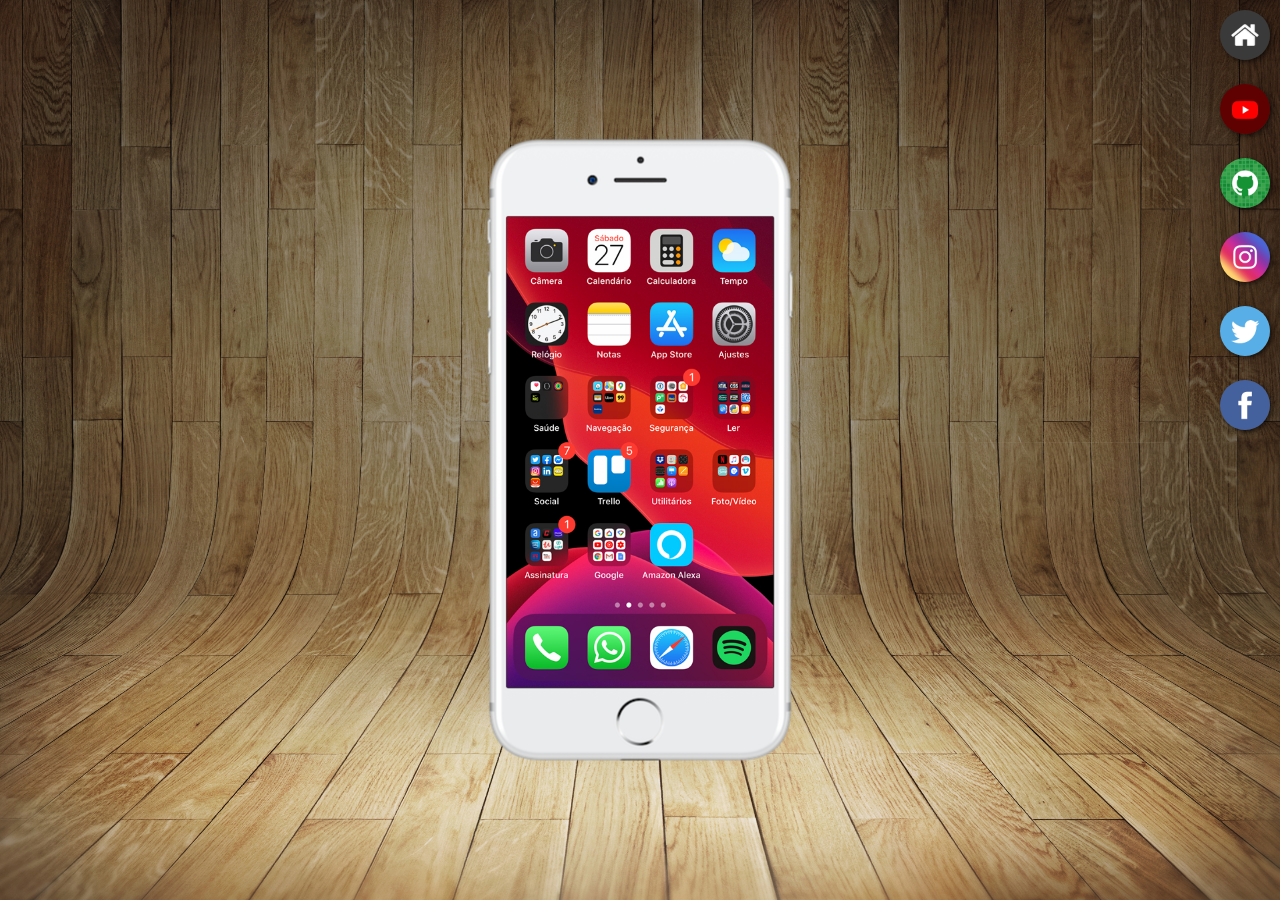
<file: index.html>
<!DOCTYPE html>
<html lang="pt-br">
<head>
    <meta charset="UTF-8">
    <meta name="viewport" content="width=device-width, initial-scale=1.0">
    <title>Document</title>
    <link rel="shortcut icon" href="favicon.ico" type="image/x-icon">
    <link rel="stylesheet" href="estilos/style.css">
</head>
<body>
   <main>
    <section id="telefone">
        <iframe src="home.html" frameborder="0" name="tela" id="tela">
            Seu Navegador não é compatível
        </iframe>



    </section>

    <section id="redes-sociais">
        <a href="home.html" target="tela"> <img src="imagens/logo-home.jpg" alt="home"></a><br>
        <a href="youtube.html" target="tela"> <img src="imagens/logo-youtube.jpg" alt="youtube"></a><br>
        <a href="github.html" target="tela"> <img src="imagens/logo-github.jpg" alt="GitHub"></a><br>
        <a href="instagra.html" target="tela"> <img src="imagens/logo-instagram.jpg" alt="Instagram"></a><br>
        <a href="home.html" target="tela"> <img src="imagens/logo-twitter.jpg" alt="X"></a><br>
        <a href="home.html" target="tela"> <img src="imagens/logo-facebook.jpg" alt="logo-facebook"></a>


    </section><br>





   </main>
    
</body>
</html>
</file>
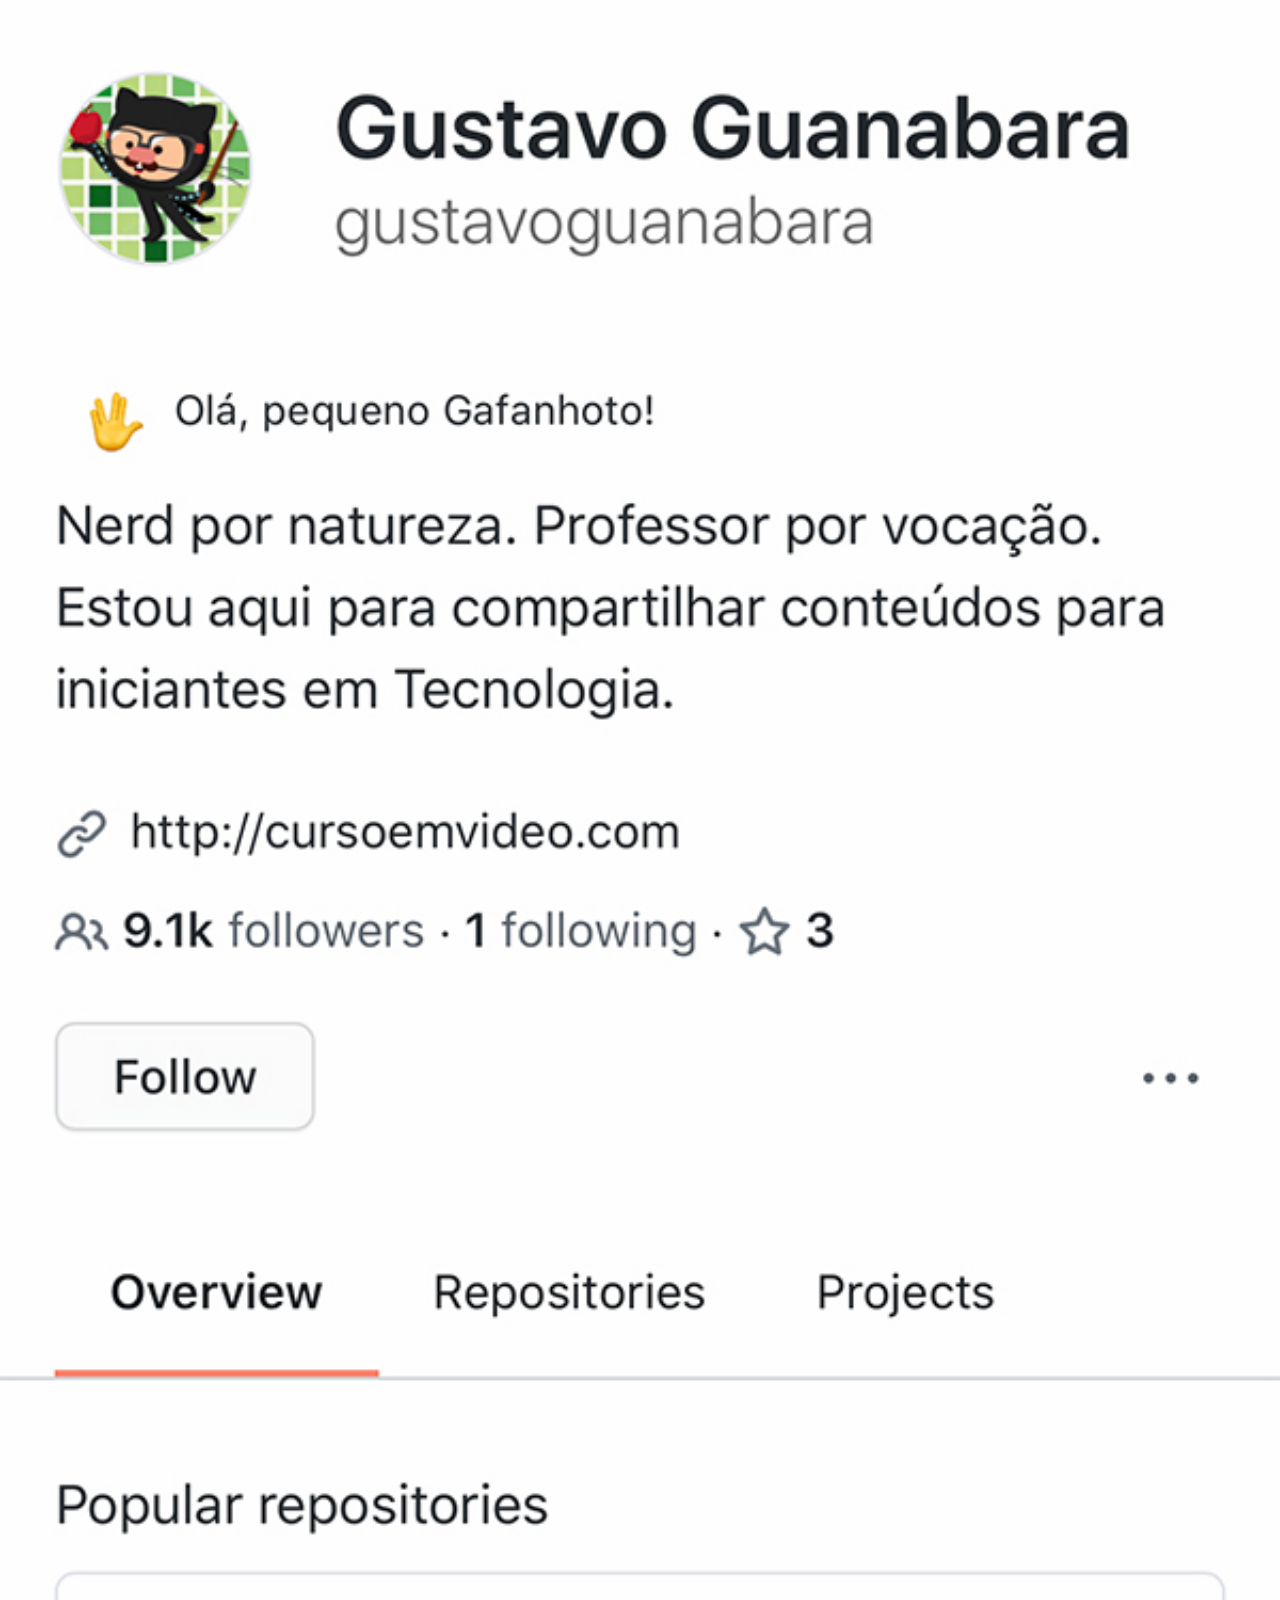
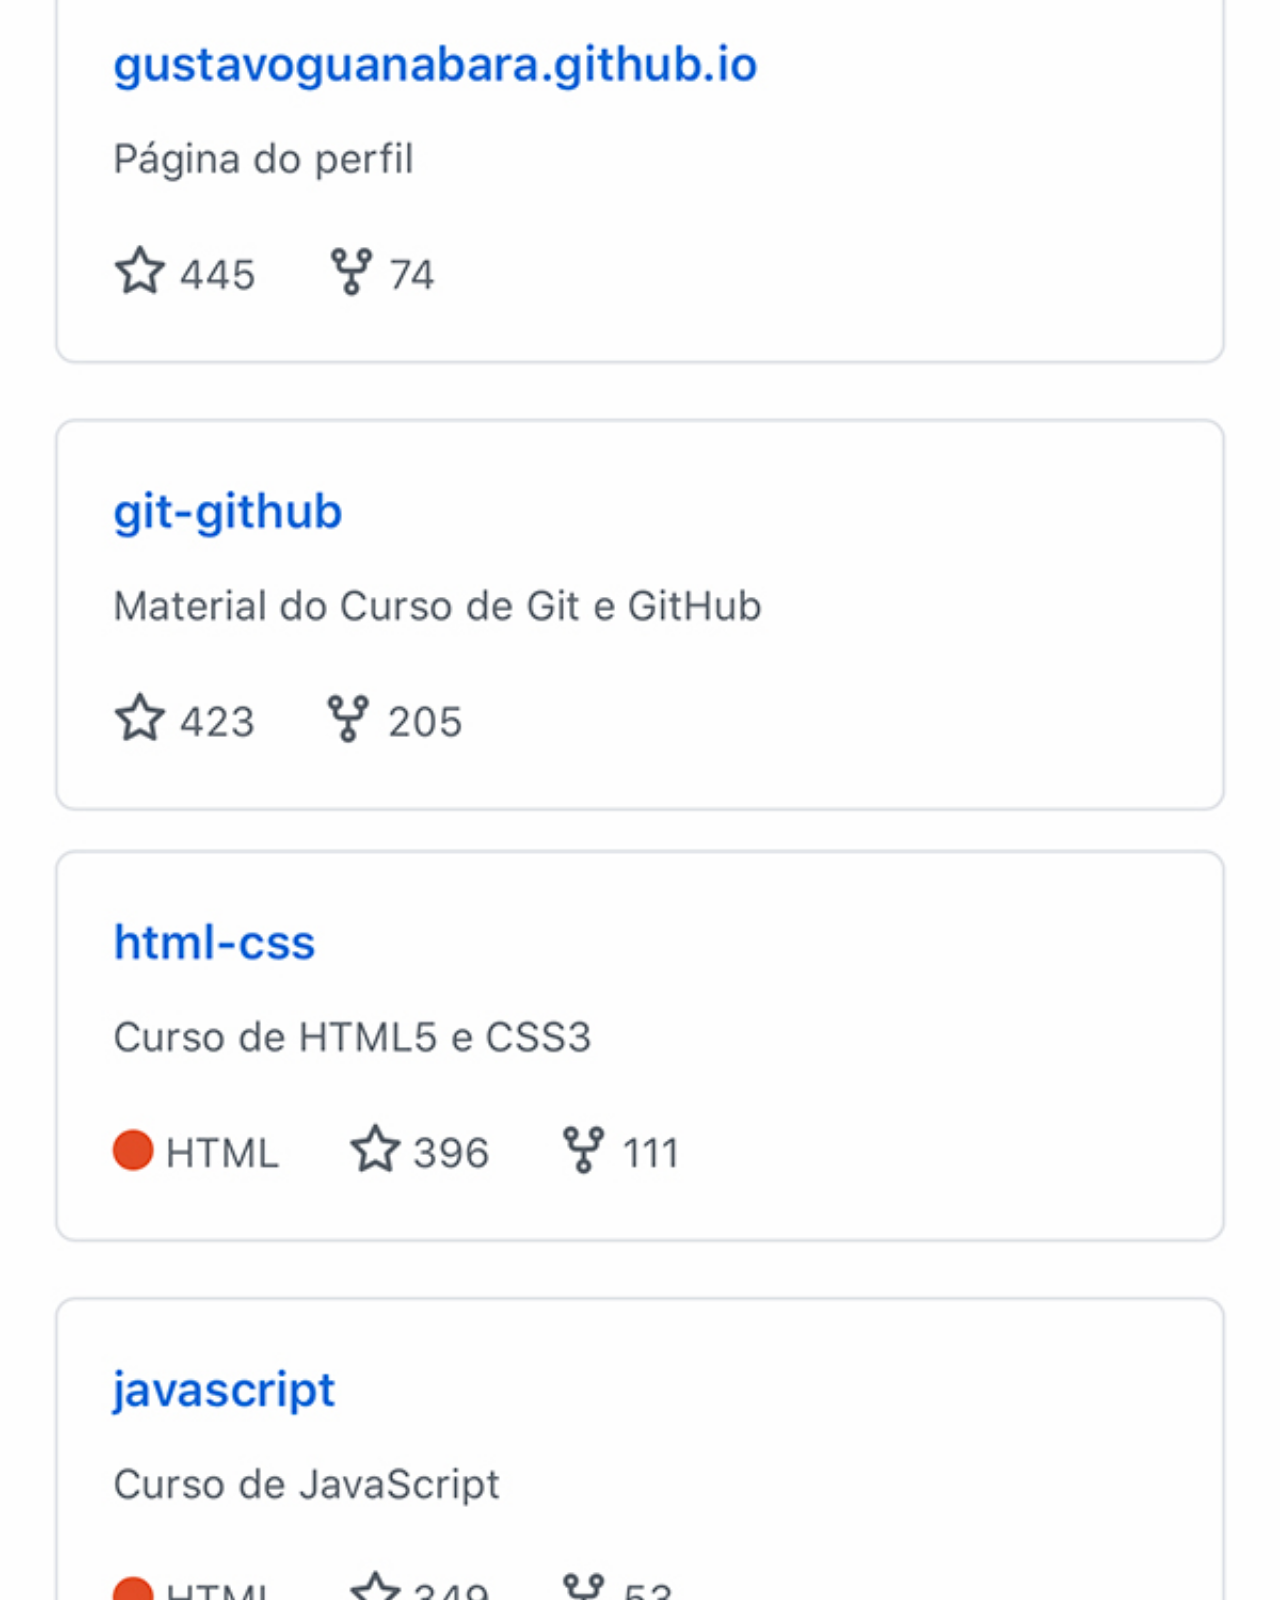
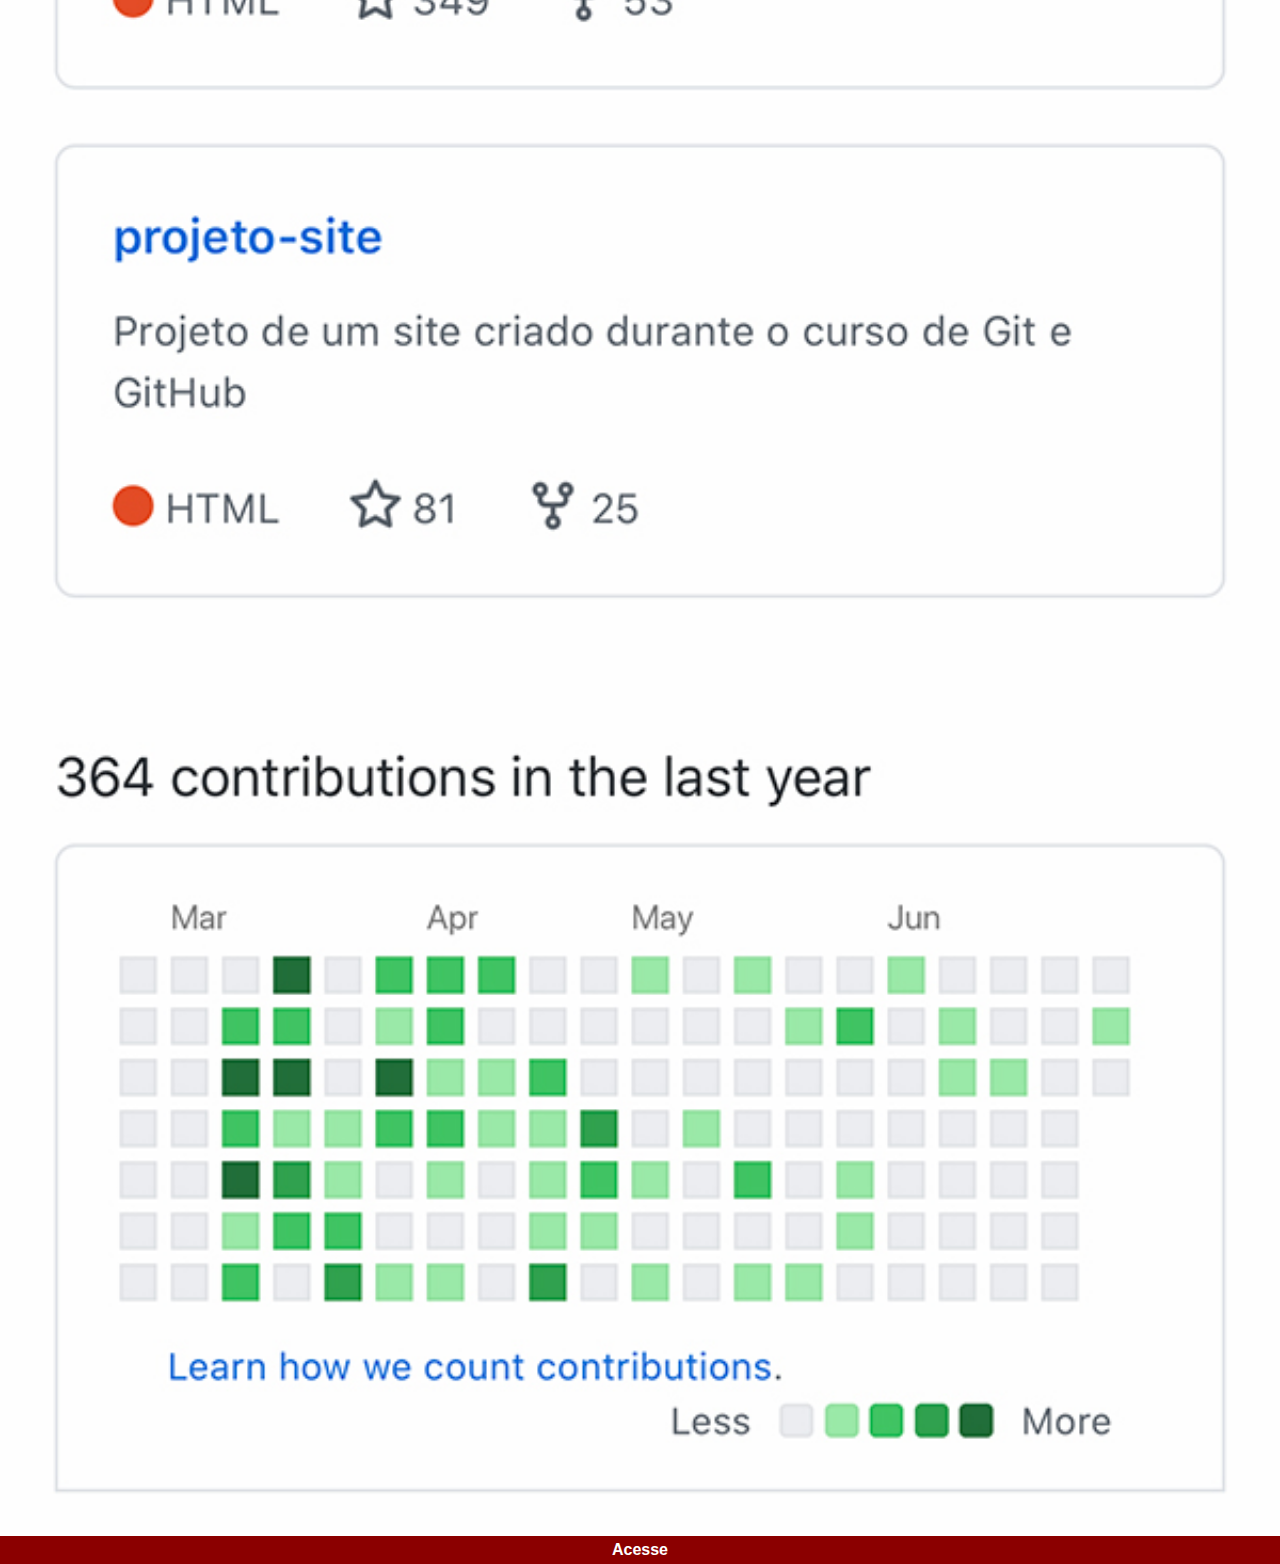
<file: github.html>
<!DOCTYPE html>
<html lang="pt-br">
<head>
    <meta charset="UTF-8">
    <meta name="viewport" content="width=device-width, initial-scale=1.0">
    <title>GitHub</title>
    <link rel="stylesheet" href="estilos/style2.css">
       
</head>
<body>
    <img src="imagens/tela-github.jpg" alt="GitHub">
    <a href="https://github.com/KledsoN1" target="_blank">Acesse</a>
    
</body>
</html>
</file>
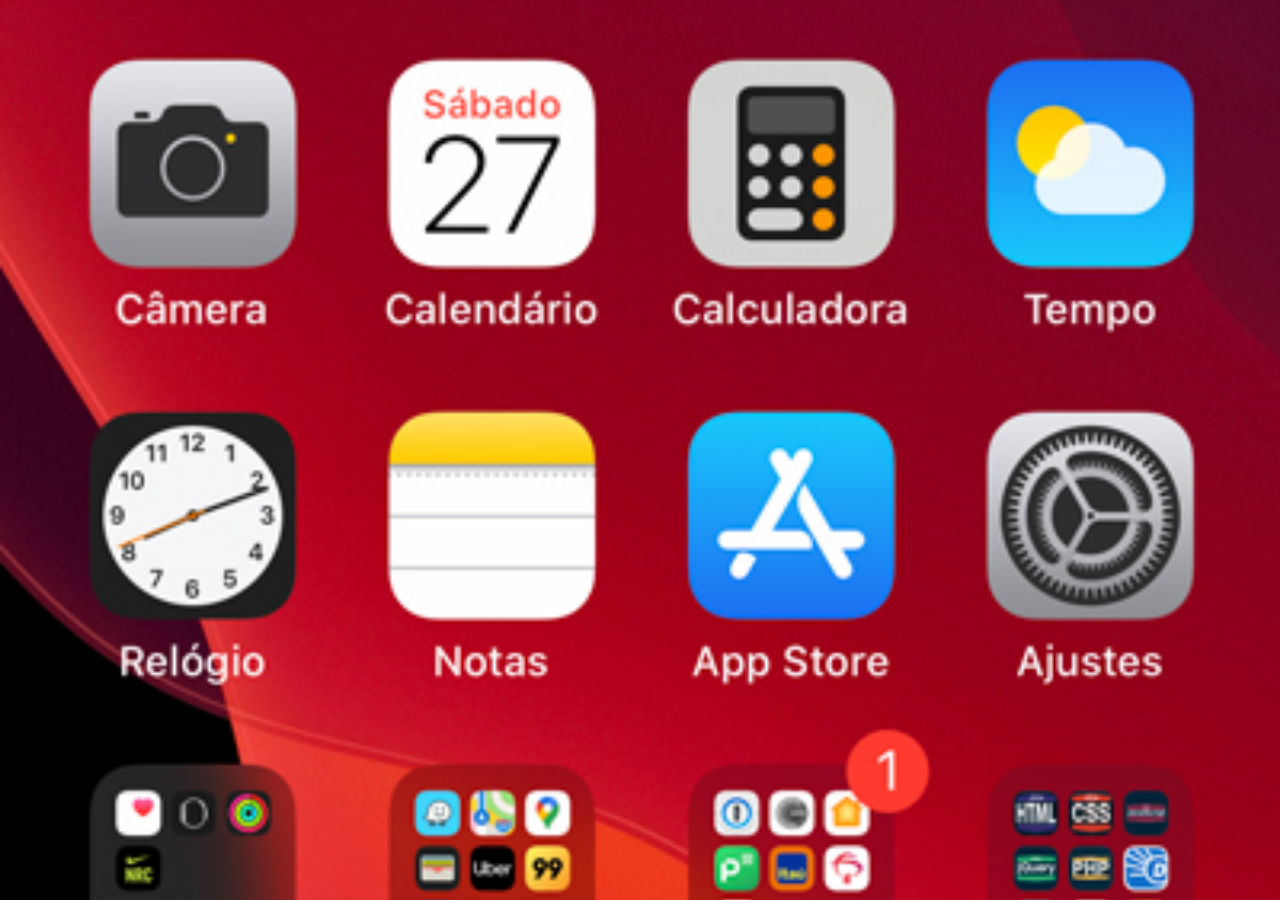
<file: home.html>
<!DOCTYPE html>
<html lang="pt-br">
<head>
    <meta charset="UTF-8">
    <meta name="viewport" content="width=device-width, initial-scale=1.0">
    <title>Home</title>
    <style>
        *{
            padding: 0%;
            margin: 0%;
        }
        body{
            width: 100vw;
            height: 100vh;
            background: black url('imagens/tela-home.jpg') no-repeat top center;
            background-size:cover ;
        }
    </style>
</head>
<body>
    
</body>
</html>
</file>
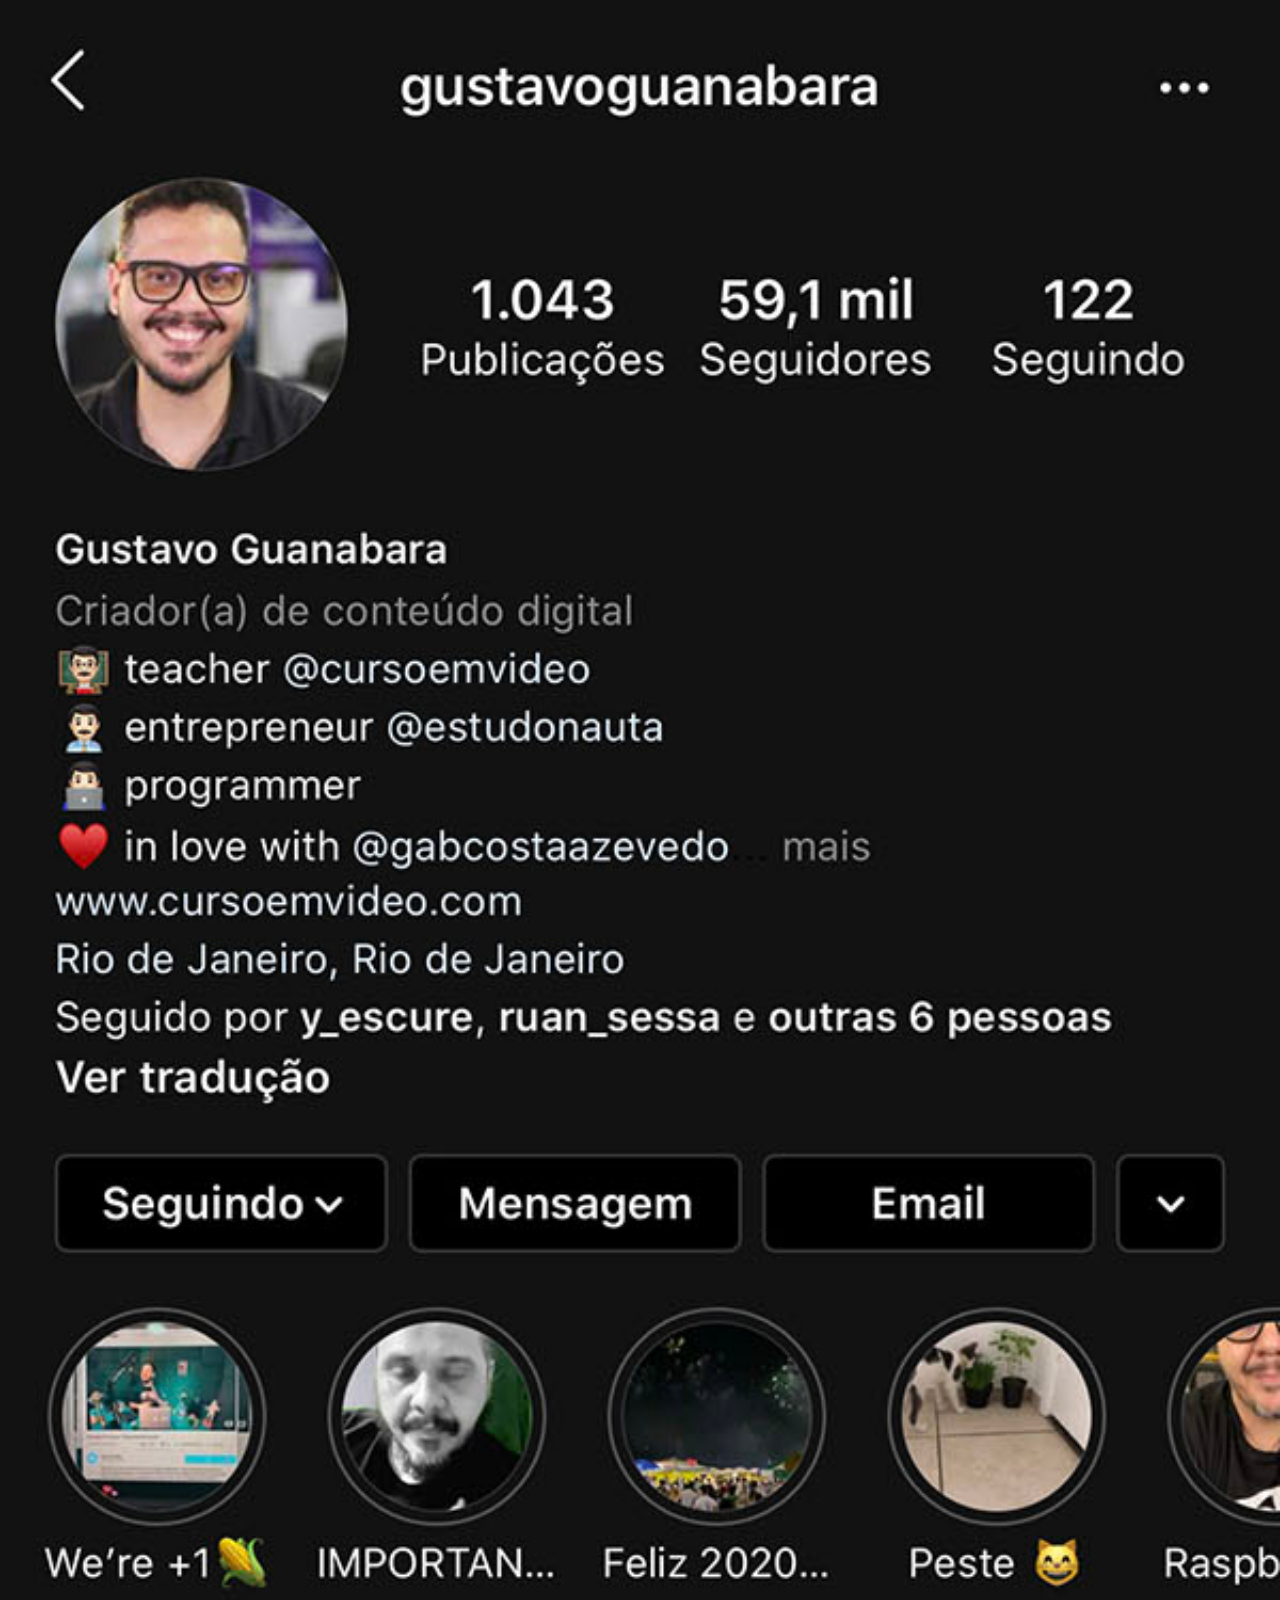
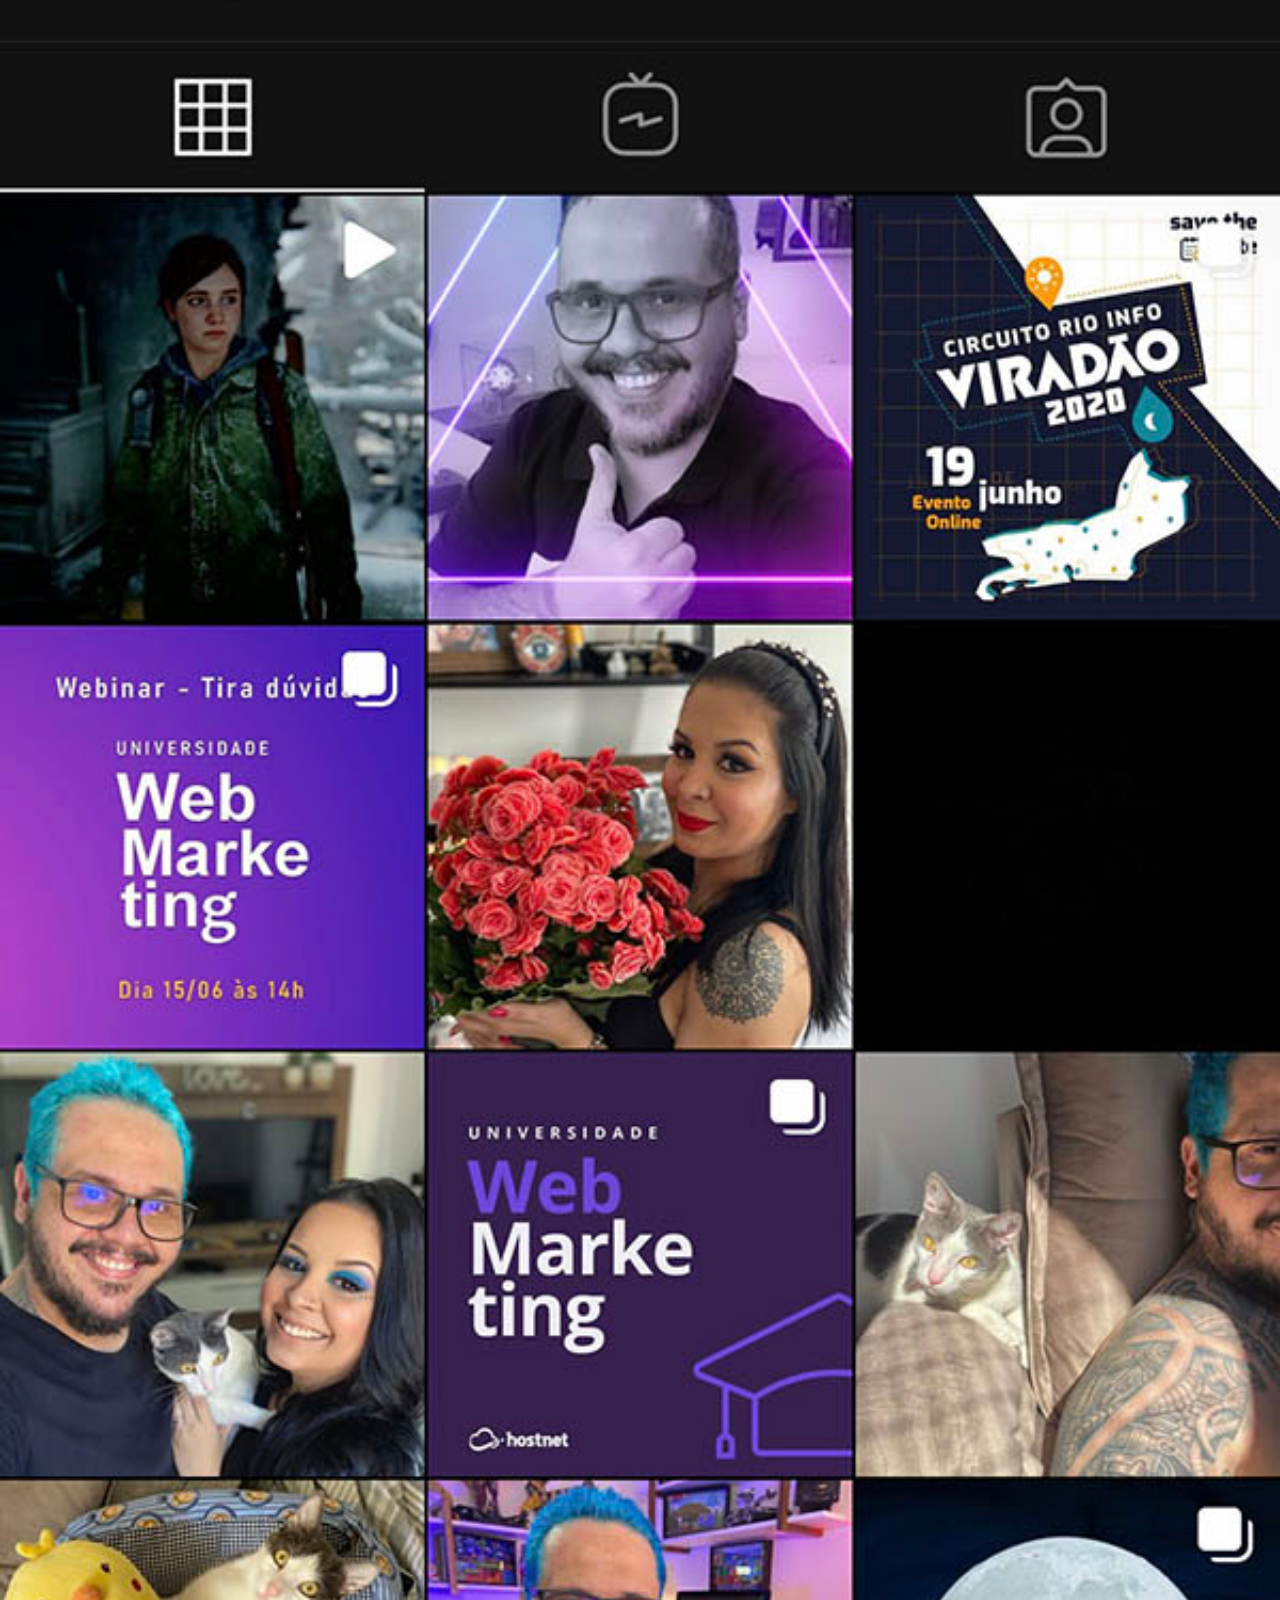
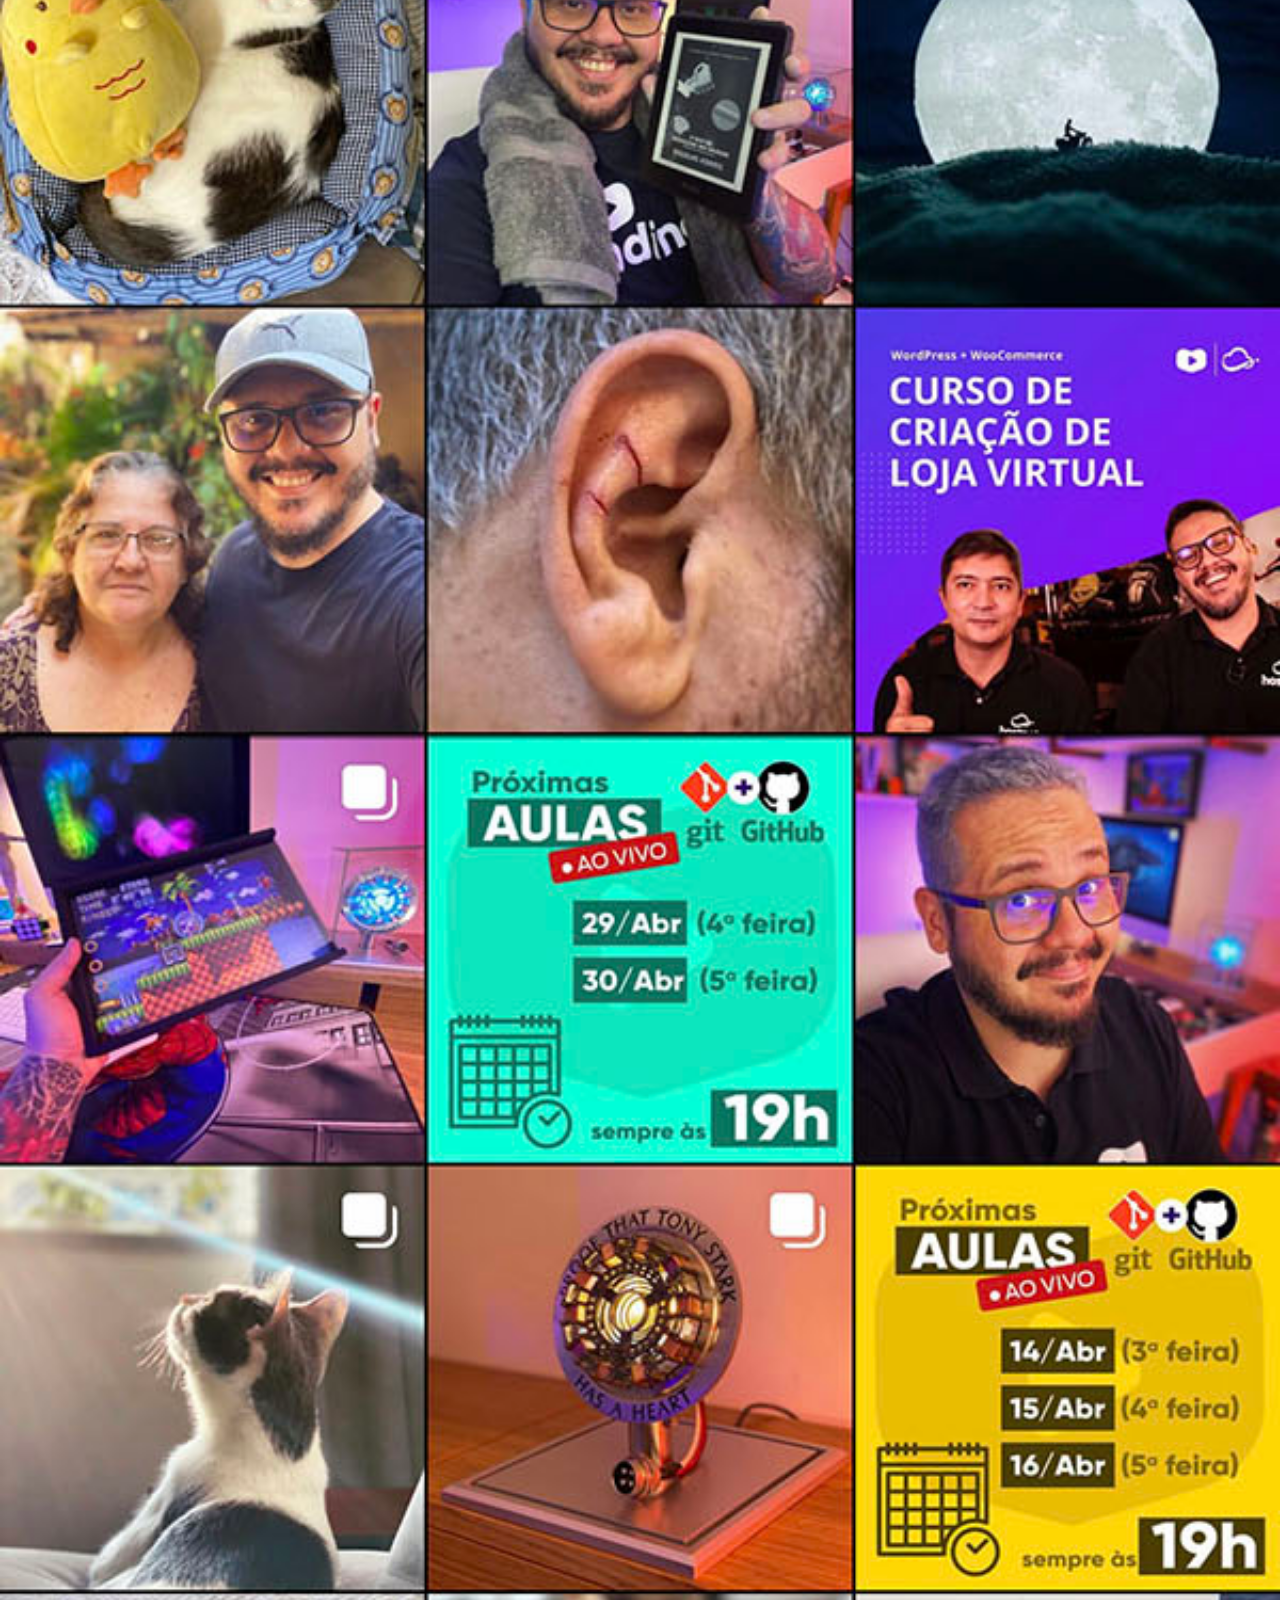
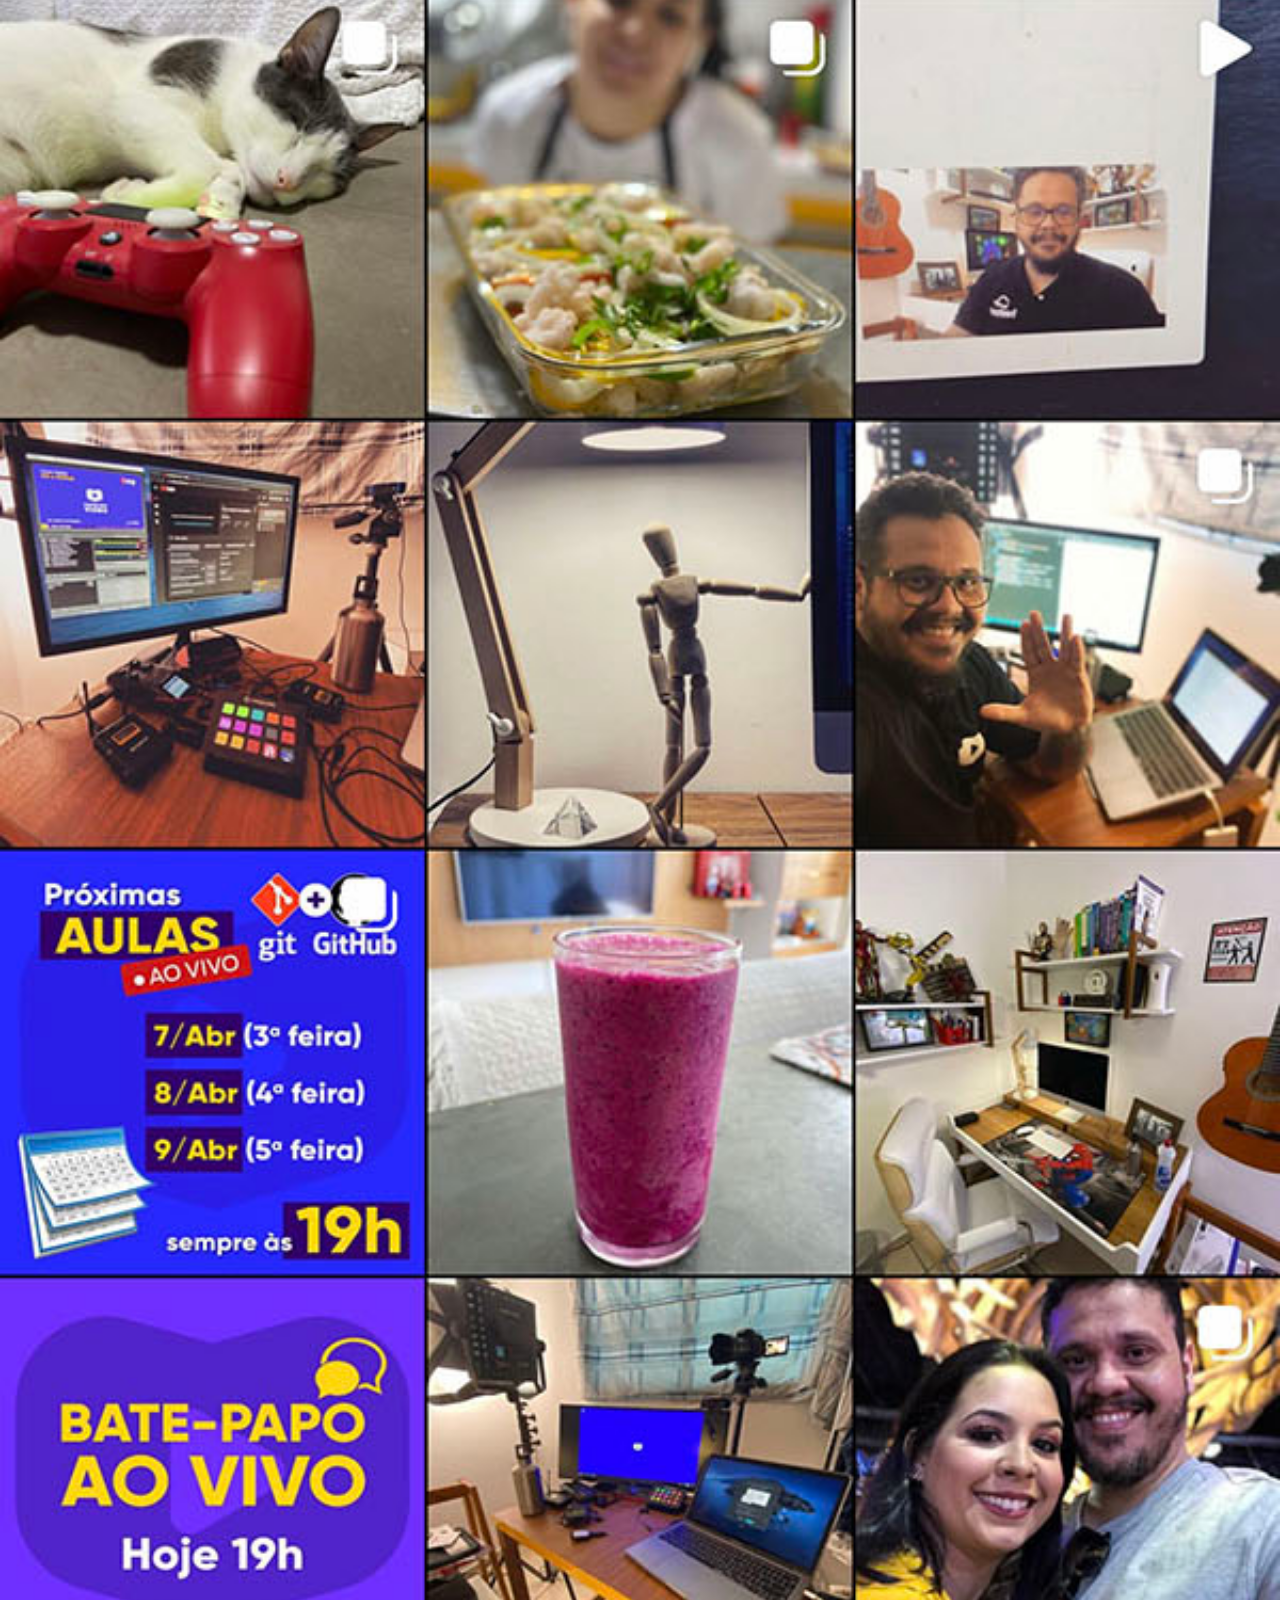
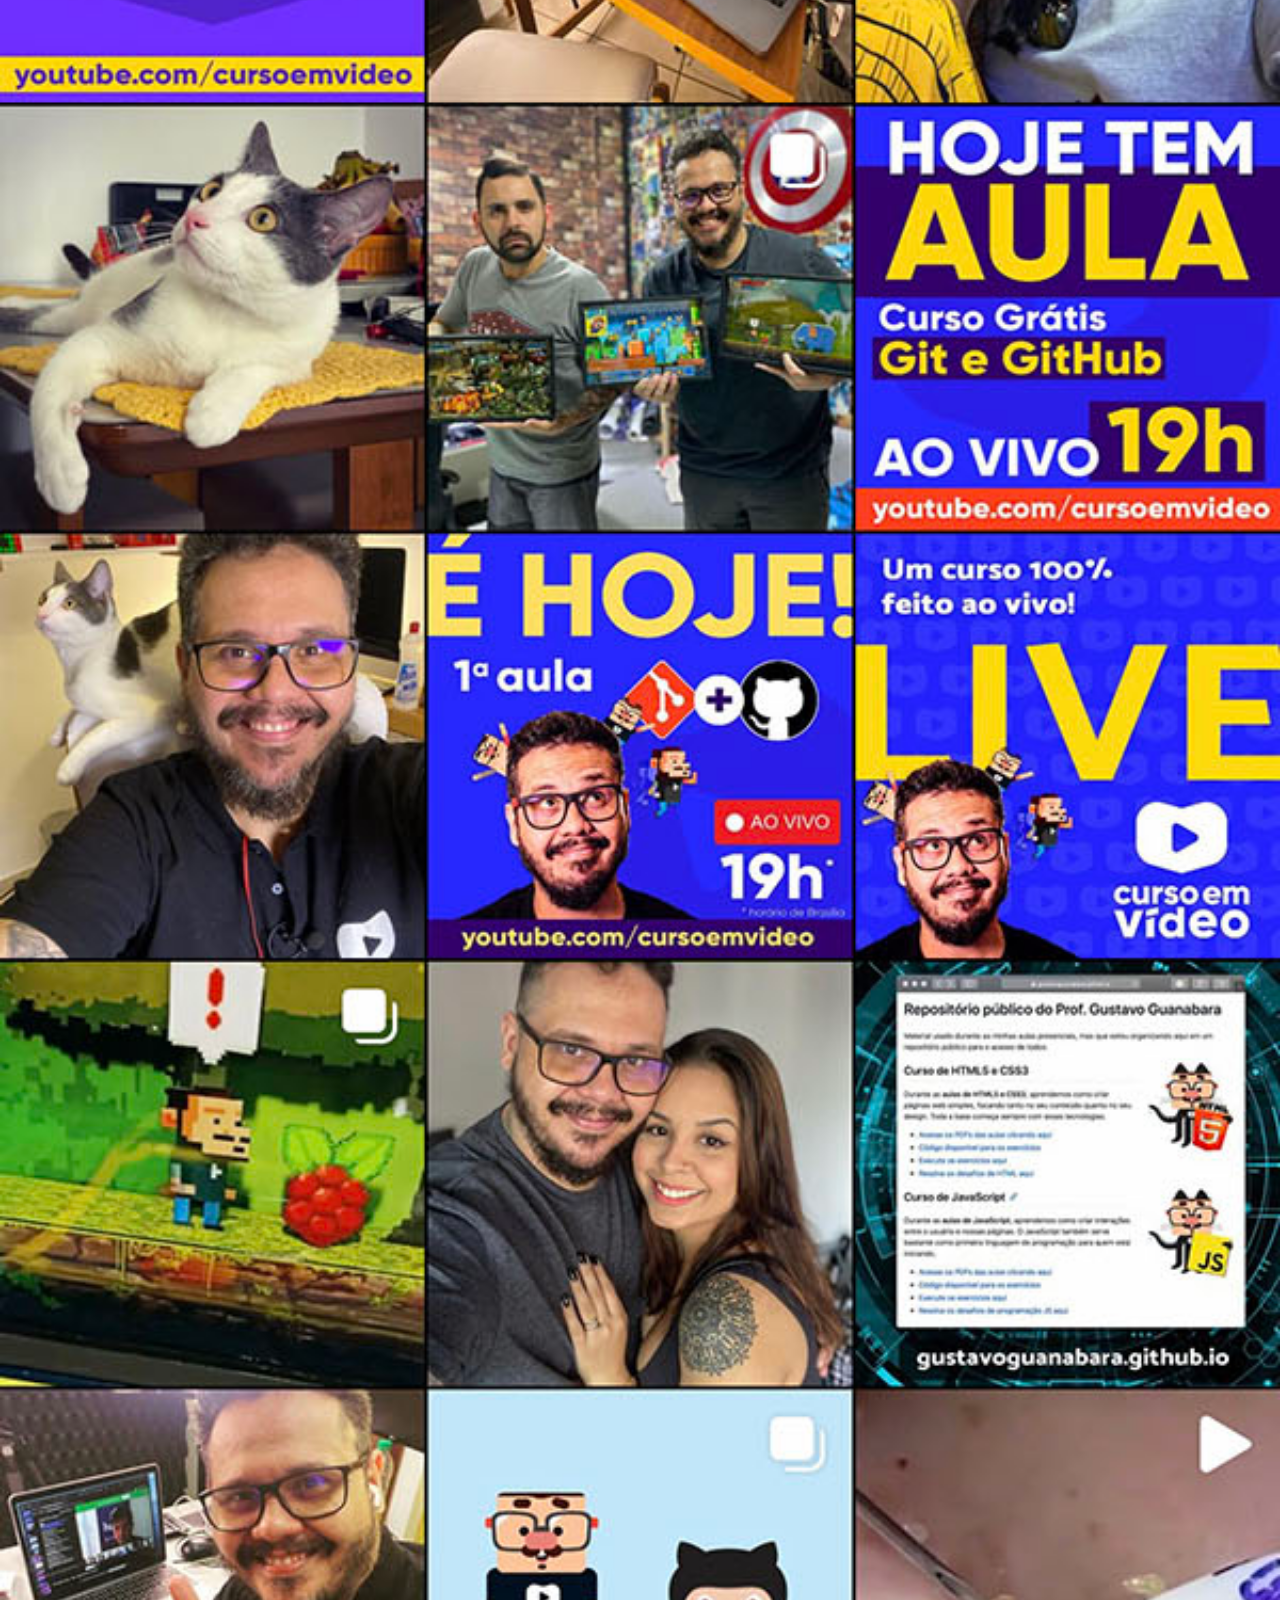
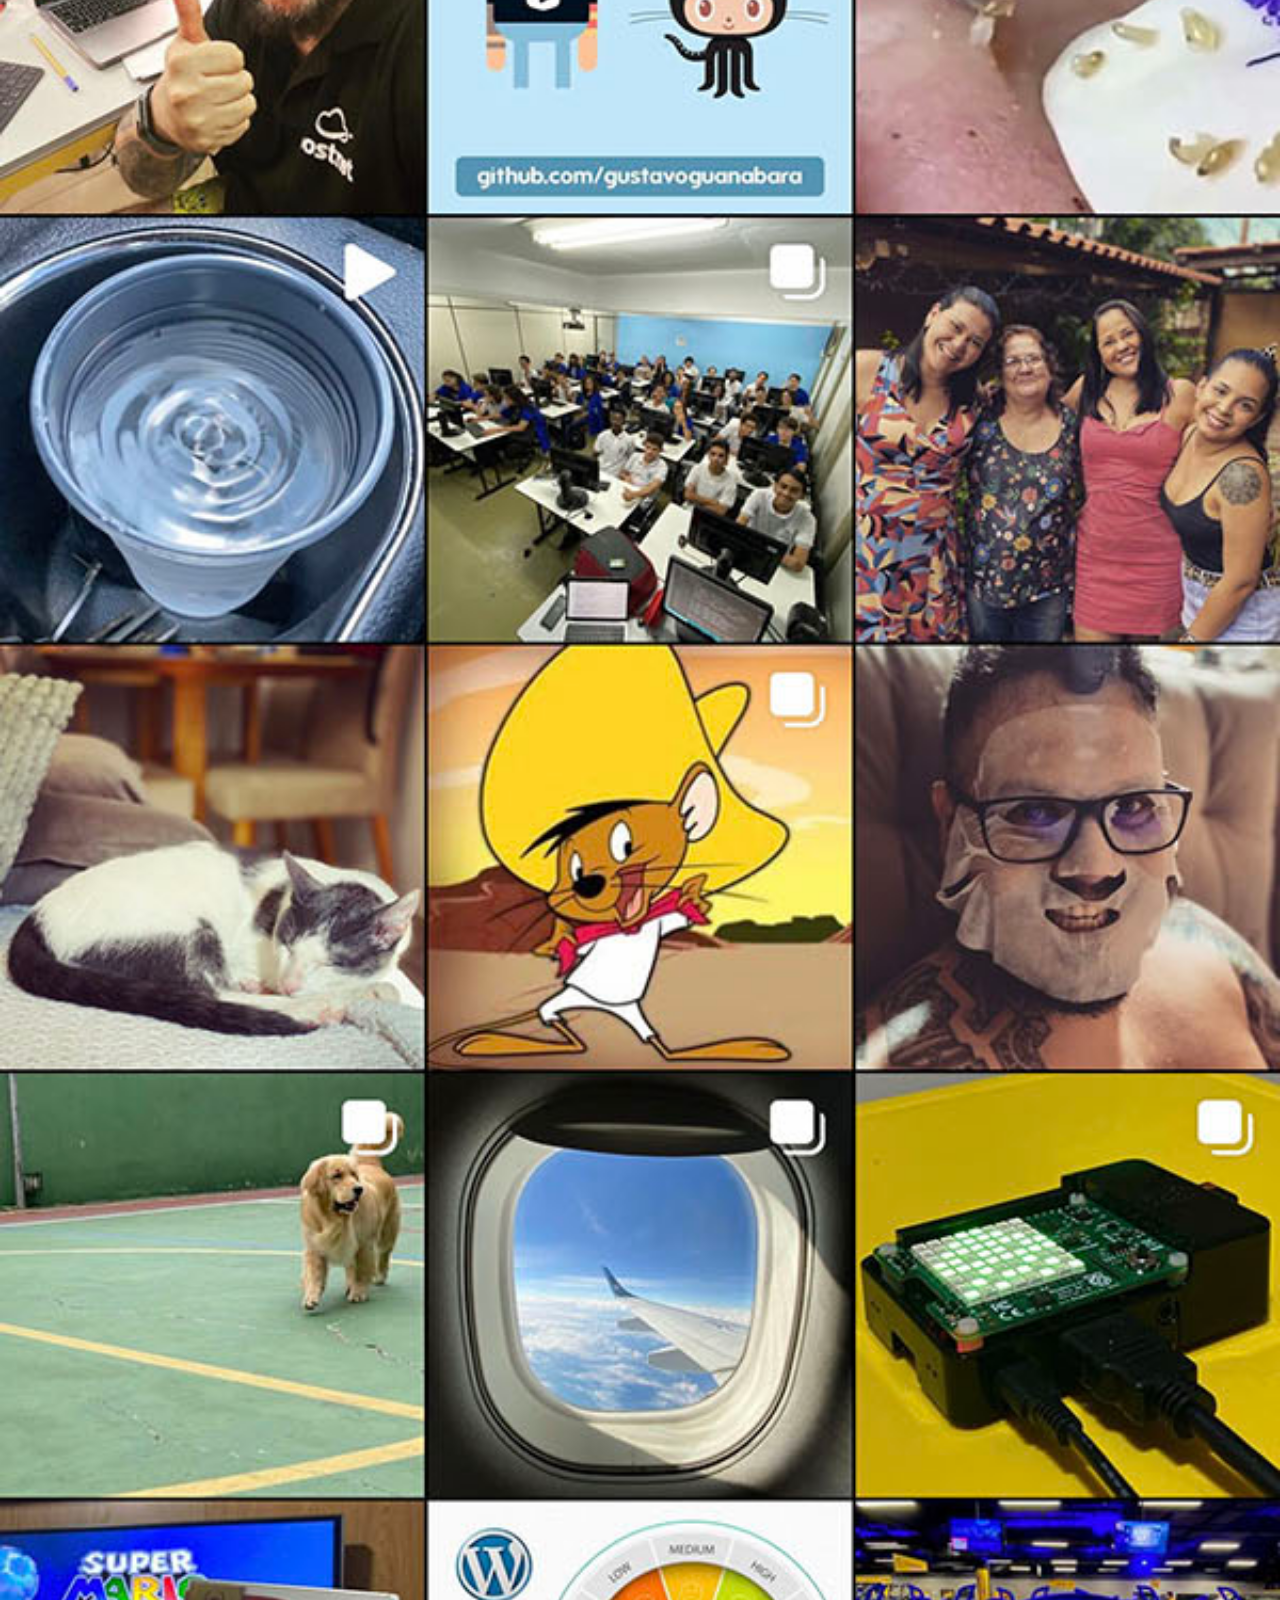
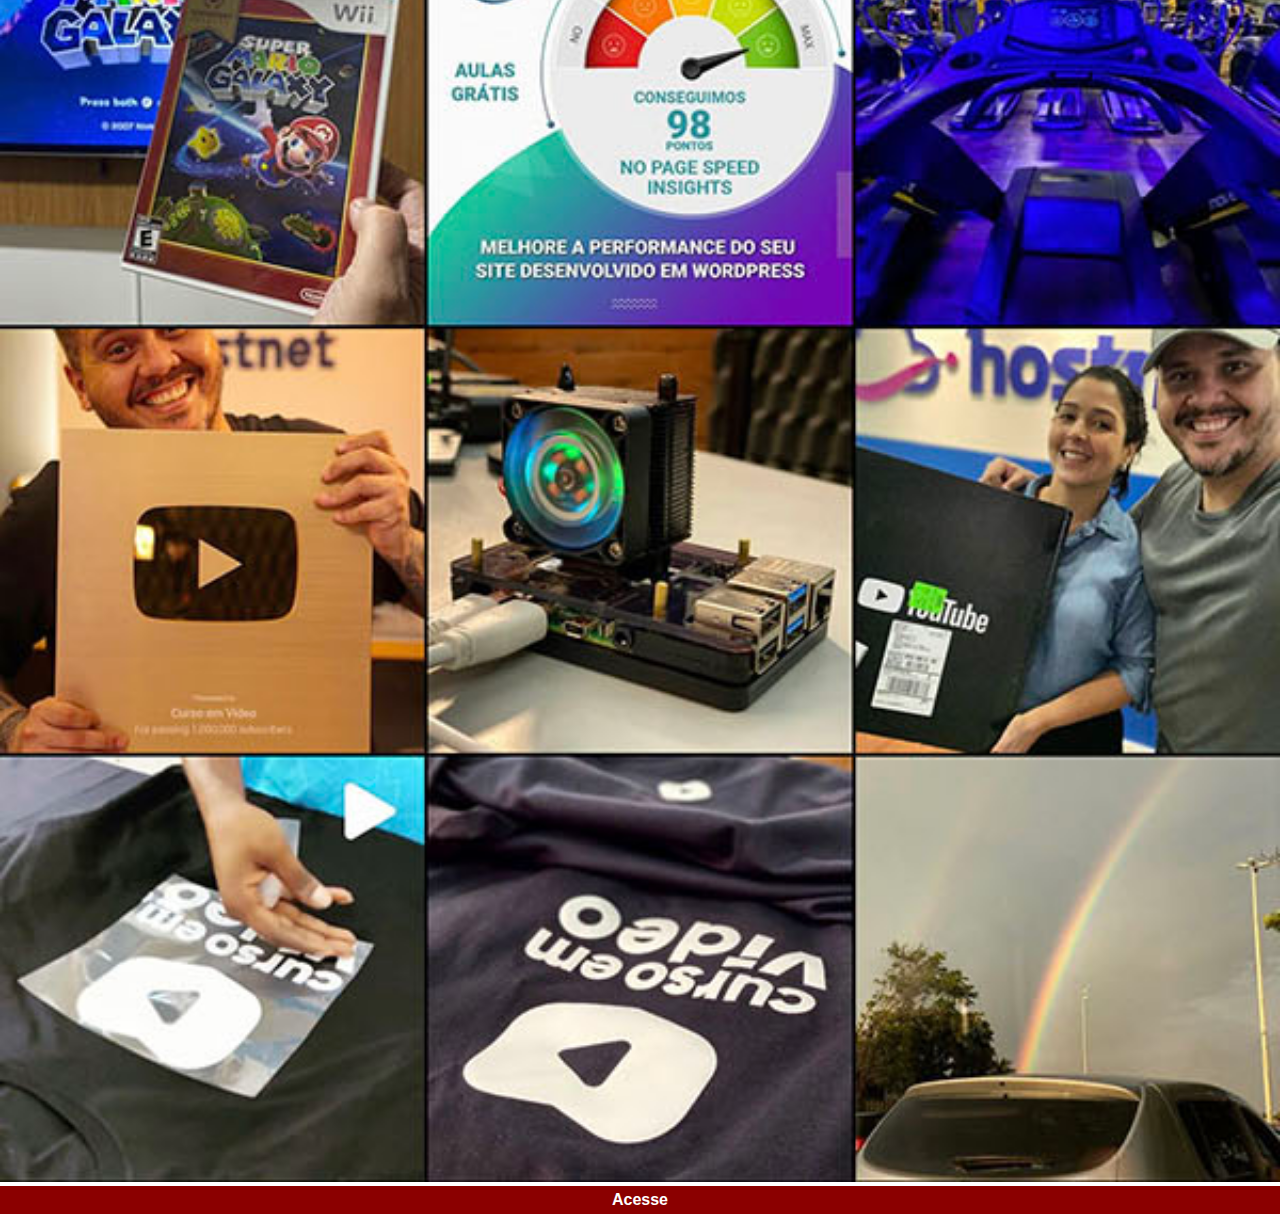
<file: instagra.html>
<!DOCTYPE html>
<html lang="pt-br">
<head>
    <meta charset="UTF-8">
    <meta name="viewport" content="width=device-width, initial-scale=1.0">
    <title>Instagram</title>
    <link rel="stylesheet" href="estilos/style2.css">
</head>
<body>
    <img src="imagens/tela-instagram.jpg" alt="Instagram">
    <a href="https://www.instagram.com/kledson_tenorio/profilecard/?igsh=YmdydG1xMWJxdTNp" target="_blank"> Acesse</a>
    
</body>
</html>
</file>
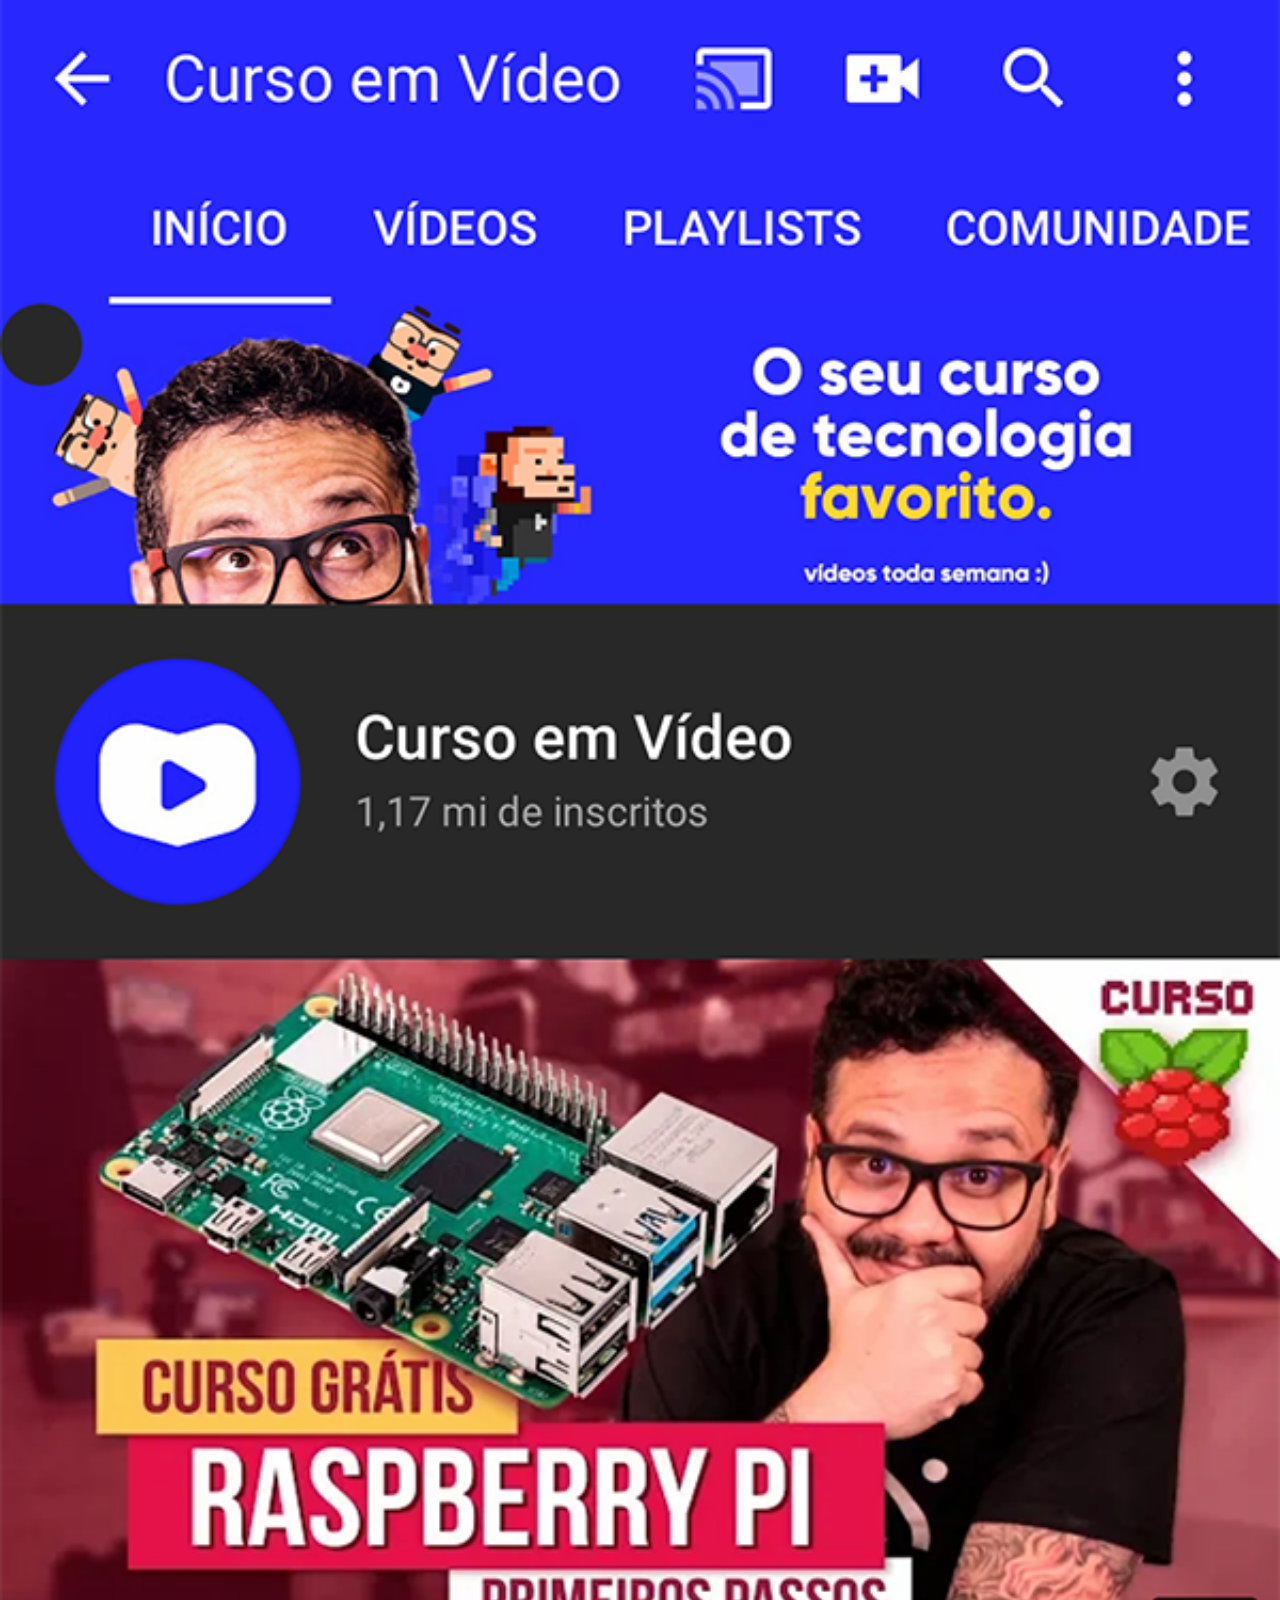
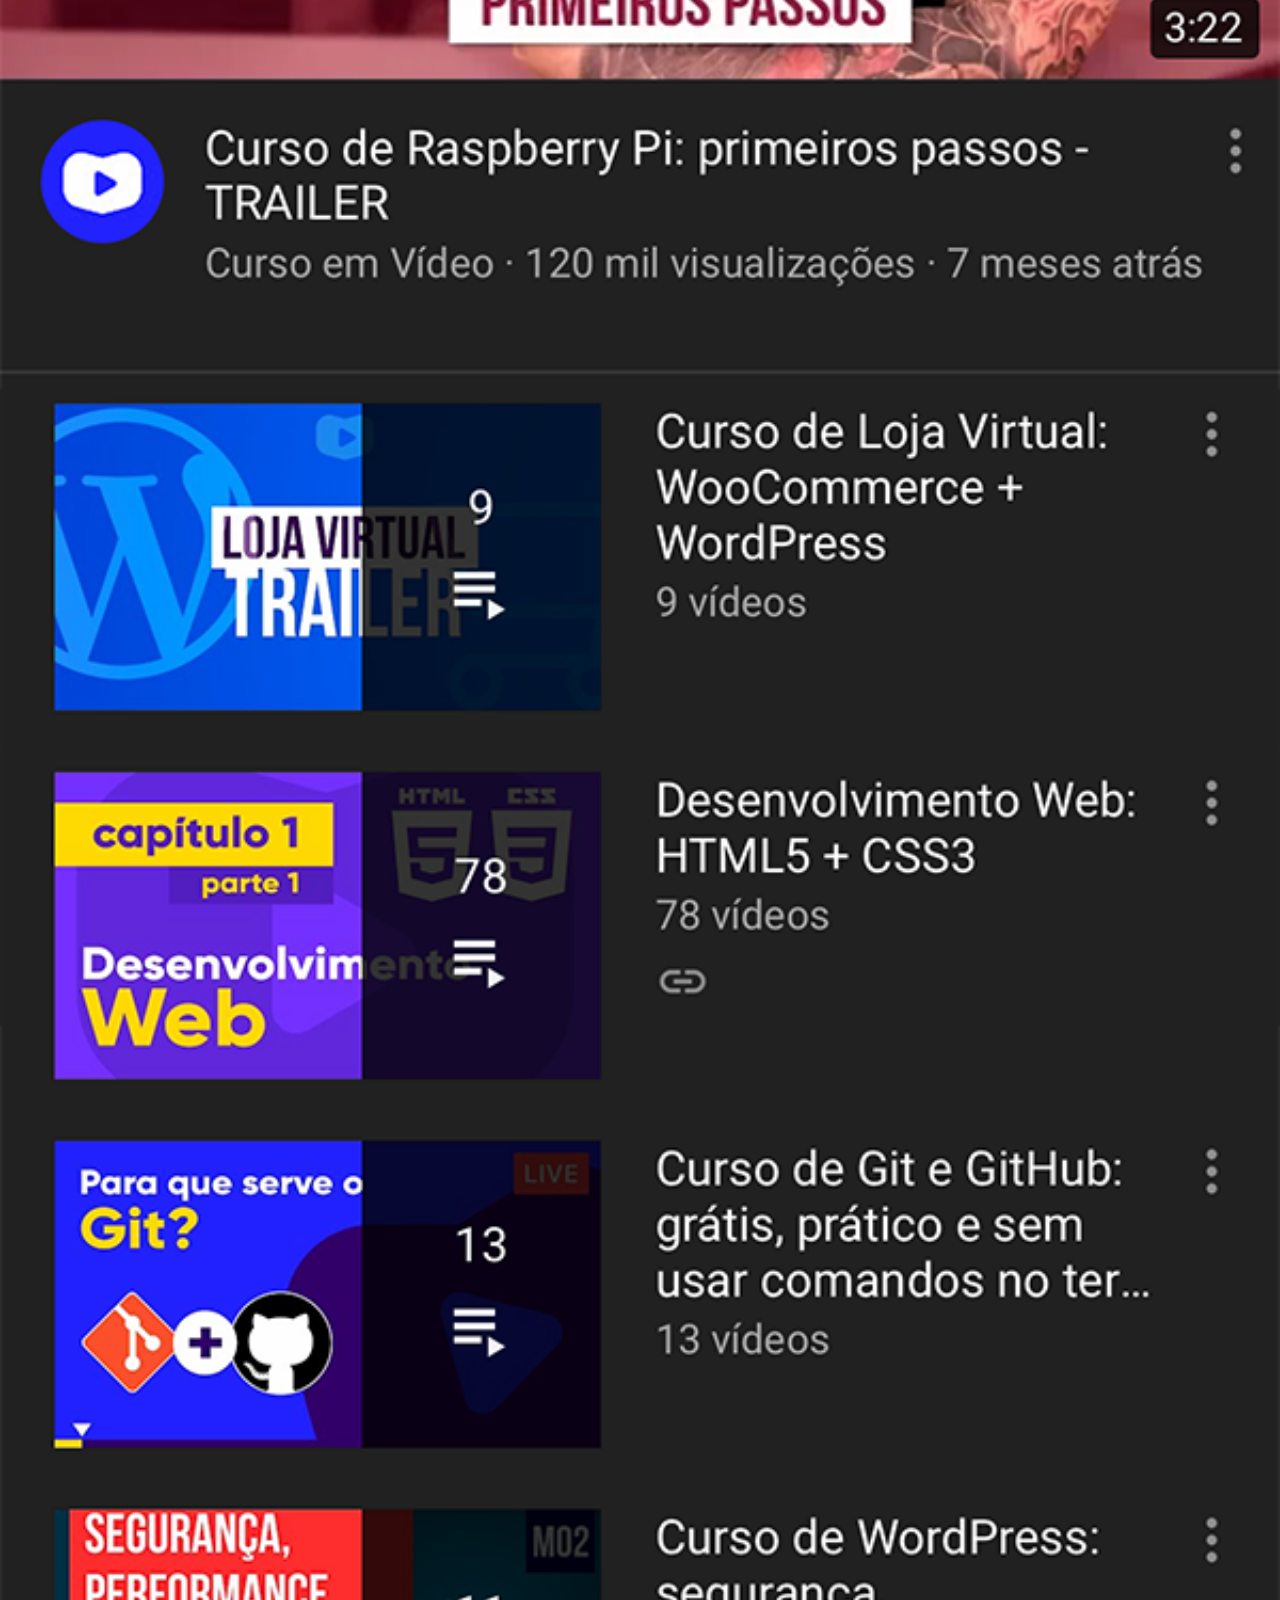
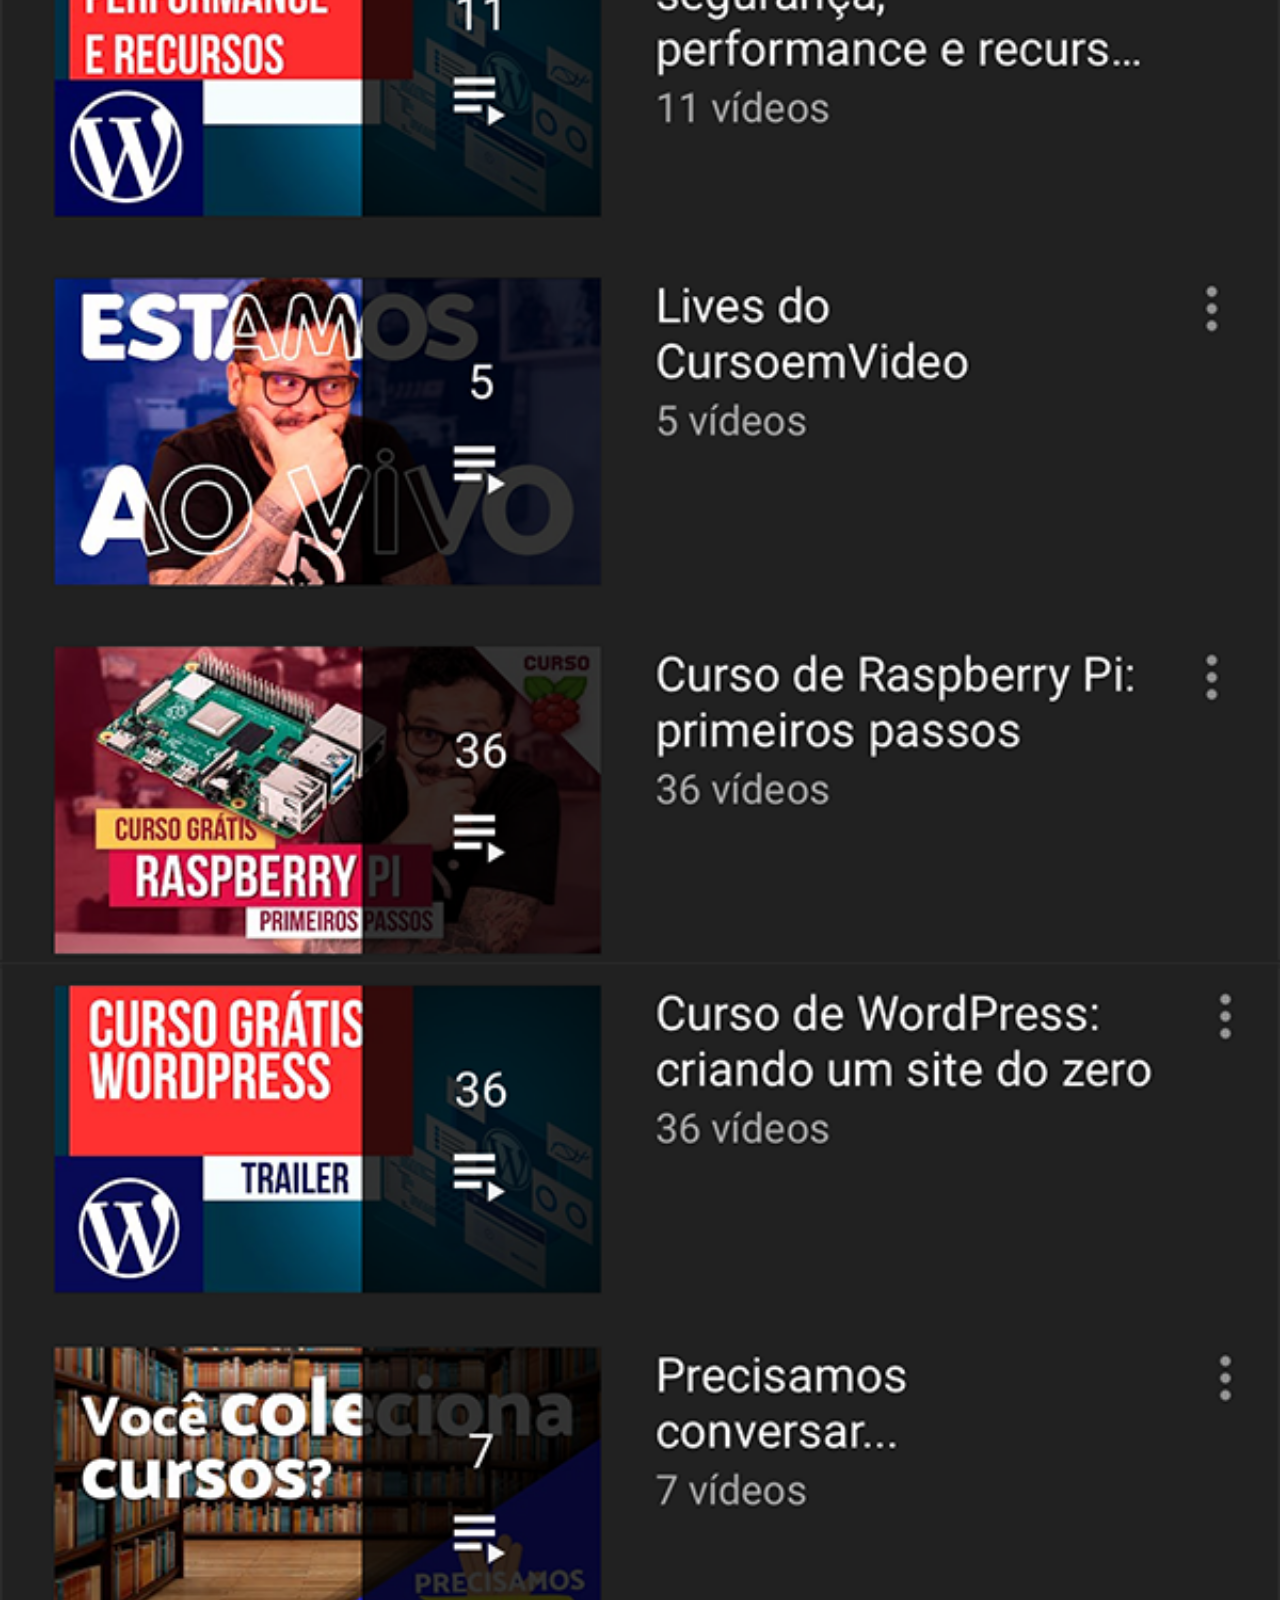
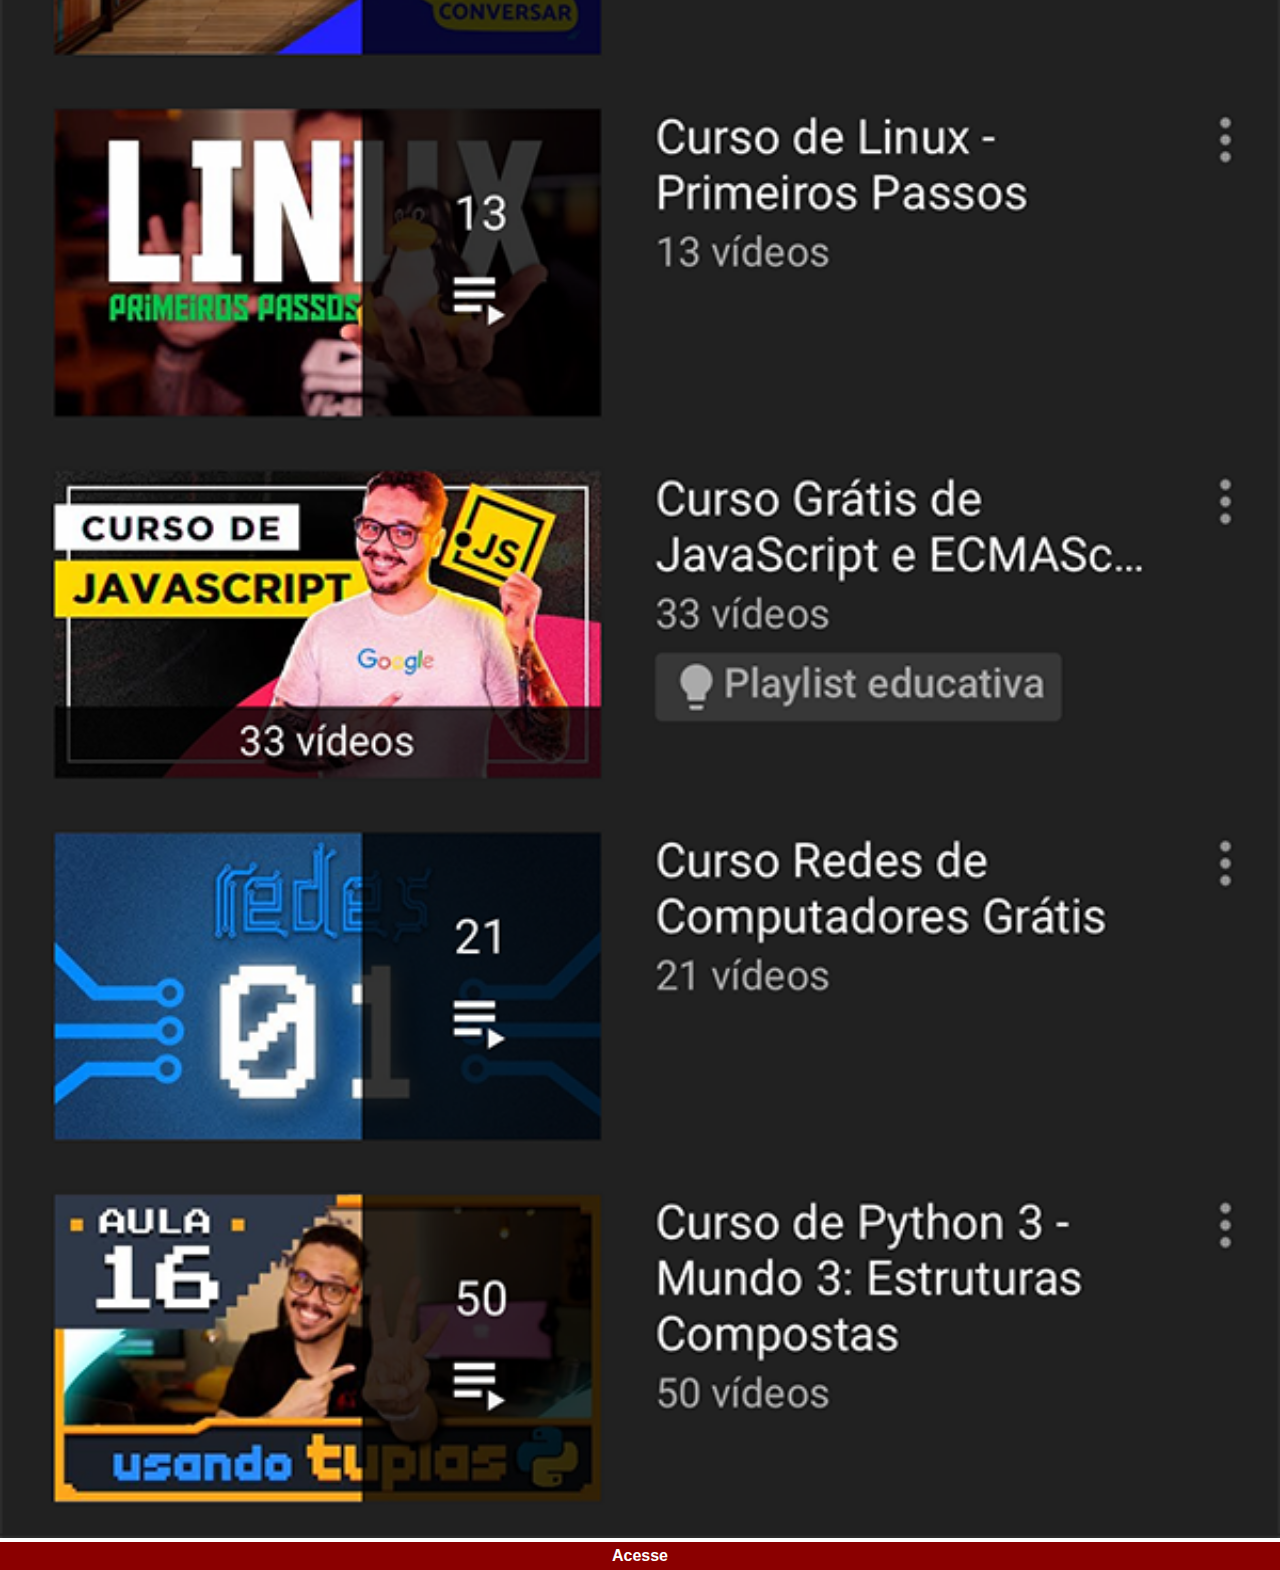
<file: youtube.html>
<!DOCTYPE html>
<html lang="pt-br">
<head>
    <meta charset="UTF-8">
    <meta name="viewport" content="width=device-width, initial-scale=1.0">
    <title>youtube</title>
    <link rel="stylesheet" href="estilos/style2.css">
</head>
<body>
    <img src="imagens/tela-youtube.png" alt="youtube">
    <a href="https://www.youtube.com/c/CursoemV%C3%ADdeo/videos" target="_blank">Acesse</a>
    
</body>
</html>
</file>
<file: estilos/style.css>
@charset "UTF-8";

*{
    padding: 0px;
    margin: 0px;
    font-family: Arial, Helvetica, sans-serif;
}

html, body {
    width: 100vw;
    height: 100vh;
  
}

body{
    background: url('../imagens/fundo-madeira.jpg') no-repeat top center;
    background-size: cover;
    background-attachment: fixed ;
}

main{
    height: 100vh;
    position: relative;
}

section#telefone {
    width: 311px;
    height: 627px;
    position: absolute;
    left: 50%;
    top: 50%;
    transform: translate(-50%, -50%);
    background: url('../imagens/frame-iphone.png') no-repeat;
}

iframe#tela{
    position: relative;
    top: 80px;
    left: 22px;
    height: 471px;
    width: 267px;
}
section#redes-sociais{
    text-align: right;
}
section#redes-sociais img:hover{
    border: 2px solid white;
    transform: translate(-3px, -3px);
    box-shadow: 5px 5px 10px rgba(0, 0, 0, 0.541);
    transition: transform.3s;
}

section#redes-sociais img{
    width: 50px;
    margin: 10px;
    border-radius: 50%;
    box-shadow: 2px 2px 5px rgba(0, 0, 0, 0.61);
    box-sizing: border-box;
}
</file>
<file: estilos/style2.css>
@charset "UTF-8";
*{
    padding: 0px;
    margin: 0px;
}
body{
    font-family: Arial, Helvetica, sans-serif;
}
 ::-webkit-scrollbar {
    height: 0px;
    width: 0px;
}
img{
    width: 100vw;
      
}

a{
    display: block;
    background-color: darkred;
    color: white;
    padding: 5px;
    text-align: center;
    text-decoration: none;
    font-weight: bolder;
    
}

a:hover{
    background-color: red;
}
</file>
